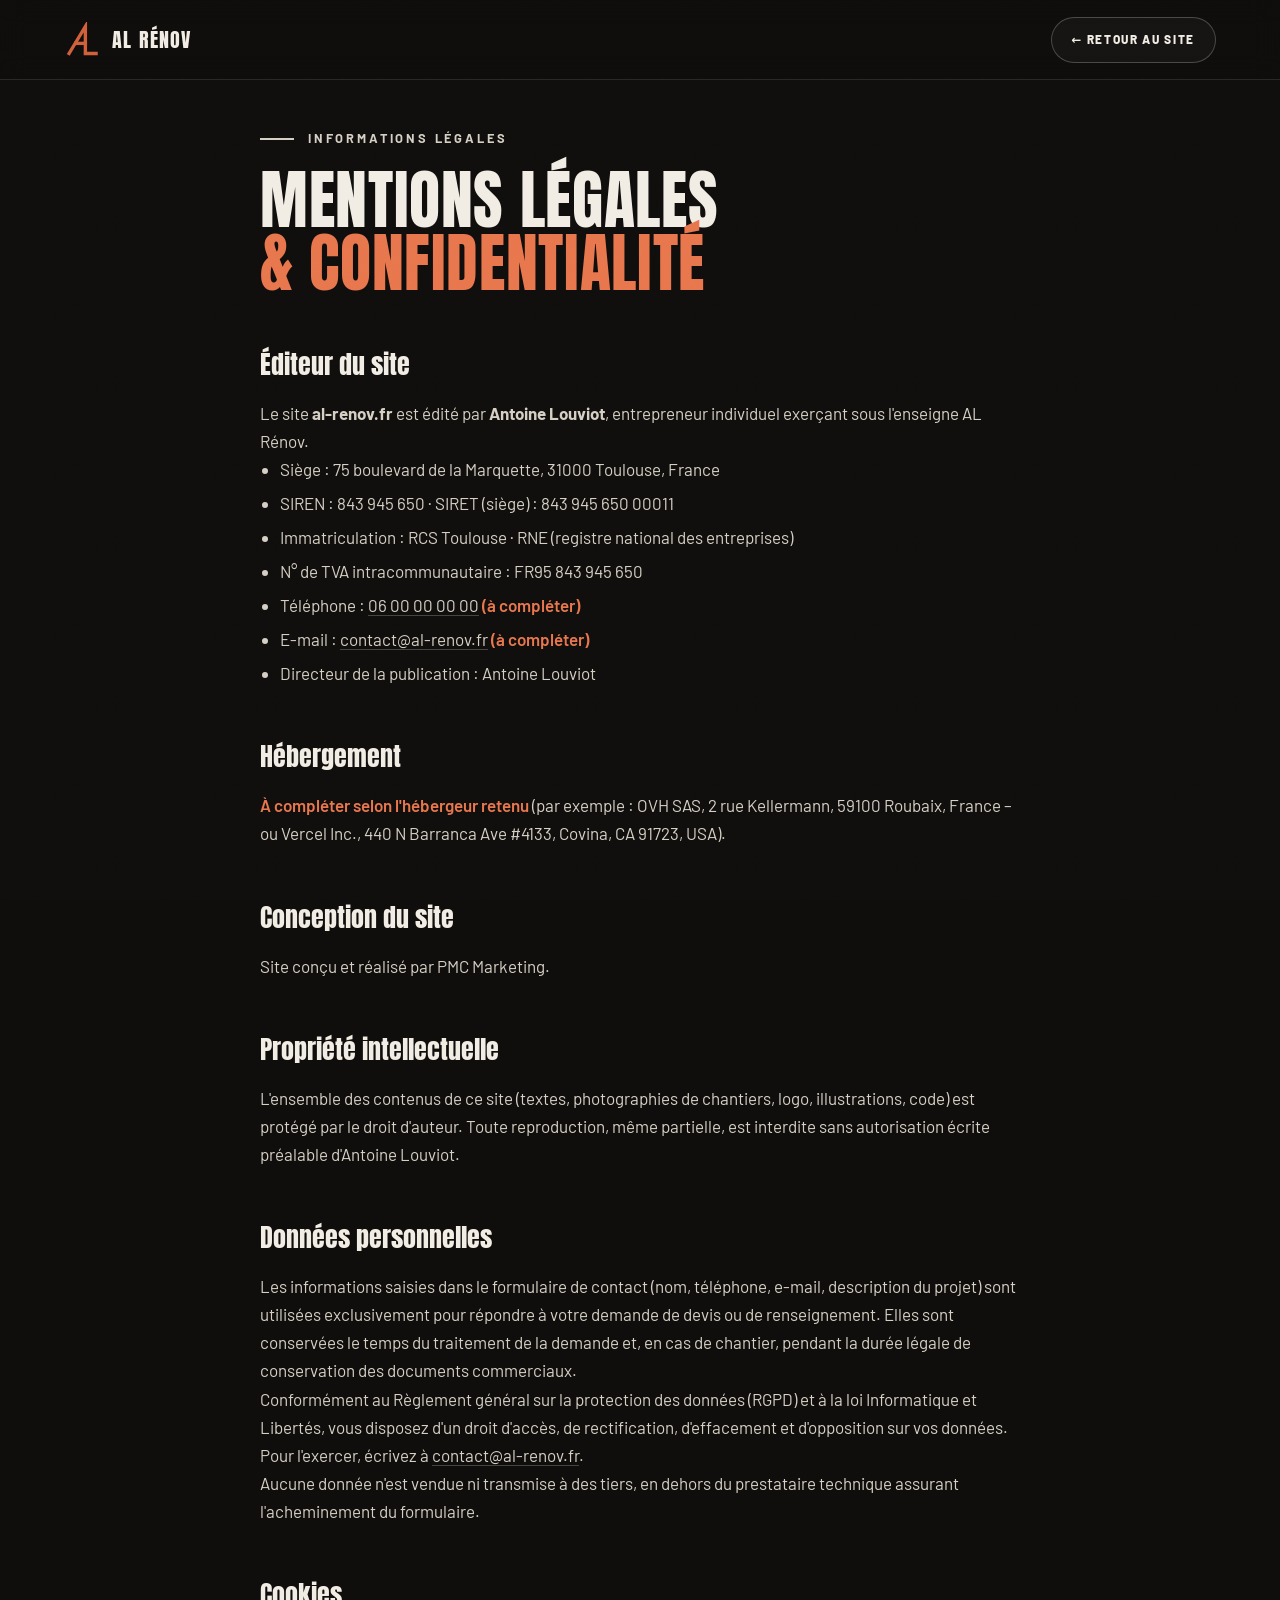
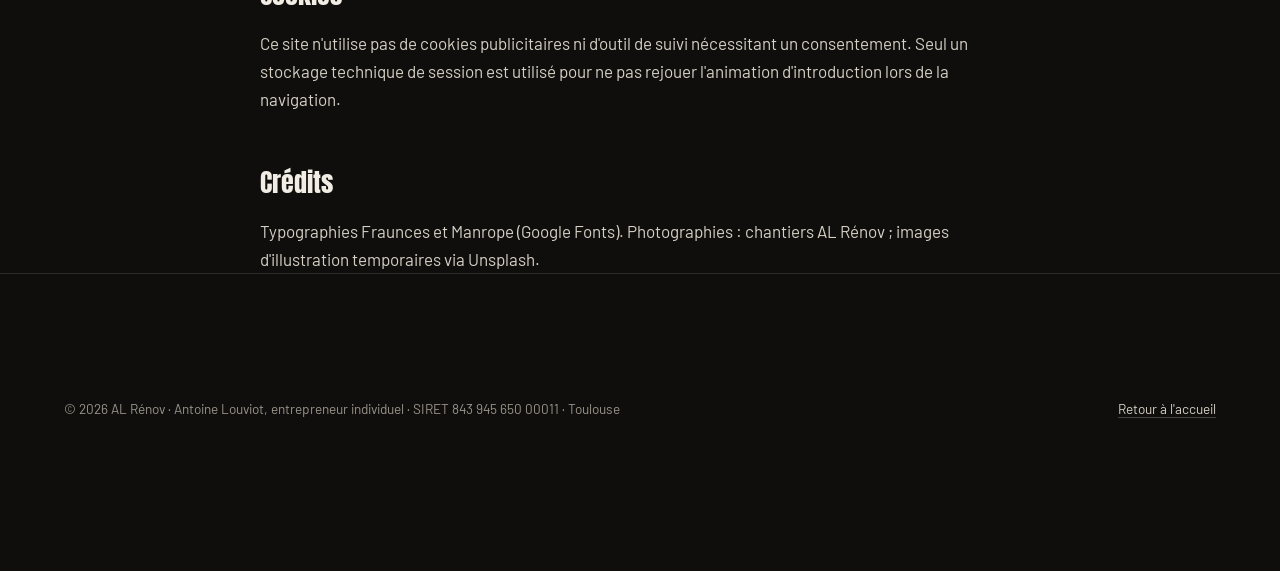
<file: mentions-legales.html>
<!DOCTYPE html>
<html lang="fr">
<head>
  <meta charset="utf-8">
  <meta name="viewport" content="width=device-width, initial-scale=1, viewport-fit=cover">
  <title>Mentions légales &amp; confidentialité · AL Rénov – Antoine Louviot, Toulouse</title>
  <meta name="description" content="Mentions légales, informations sur l'éditeur, l'hébergeur et la politique de confidentialité du site AL Rénov, artisan rénovation à Toulouse.">
  <link rel="canonical" href="https://www.al-renov.fr/mentions-legales">
  <meta name="robots" content="noindex,follow">
  <meta name="theme-color" content="#0f0e0c">
  <link rel="icon" href="assets/favicon.svg" type="image/svg+xml">
  <link rel="preconnect" href="https://fonts.googleapis.com">
  <link rel="preconnect" href="https://fonts.gstatic.com" crossorigin>
  <link rel="stylesheet" href="https://fonts.googleapis.com/css2?family=Anton&family=Barlow:wght@400;500;600;700;800&display=swap">
  <link rel="stylesheet" href="css/styles.css?v=5">
  <style>
    .legal { padding-top: calc(var(--nav-h) + 48px); }
    .legal__wrap { max-width: 760px; }
    .legal h2 { font-family: var(--font-display); font-weight: 500; font-size: 1.6rem; margin: 48px 0 14px; }
    .legal p, .legal li { color: var(--ink-2); }
    .legal ul { list-style: disc; padding-left: 20px; display: grid; gap: 6px; }
    .legal a { text-decoration: underline; text-underline-offset: 3px; text-decoration-color: var(--line-strong); }
    .legal a:hover { color: var(--accent-2); }
    .todo { color: var(--accent-2); font-weight: 600; }
  </style>
</head>
<body>
  <a class="skip" href="#contenu">Aller au contenu</a>
  <header class="nav is-scrolled">
    <div class="nav__inner">
      <a class="brand" href="/" aria-label="AL Rénov – accueil">
        <svg class="brand__mark" viewBox="0 0 64 64" fill="none" width="36" height="36" aria-hidden="true">
          <path d="M9 56 L38 8 V56 H57" stroke="currentColor" stroke-width="6" stroke-linejoin="miter" stroke-linecap="square"/>
          <path d="M21 38 H38" stroke="currentColor" stroke-width="6" stroke-linecap="square"/>
        </svg>
        <span class="brand__name">AL Rénov</span>
      </a>
      <div class="nav__actions">
        <a class="btn btn--ghost btn--sm" href="/">← Retour au site</a>
      </div>
    </div>
  </header>

  <main id="contenu" class="legal">
    <div class="container legal__wrap">
      <p class="eyebrow">Informations légales</p>
      <h1 class="section-title">Mentions légales <em>&amp; confidentialité</em></h1>

      <h2>Éditeur du site</h2>
      <p>Le site <strong>al-renov.fr</strong> est édité par <strong>Antoine Louviot</strong>, entrepreneur individuel exerçant sous l'enseigne AL Rénov.</p>
      <ul>
        <li>Siège : 75 boulevard de la Marquette, 31000 Toulouse, France</li>
        <li>SIREN : 843 945 650 · SIRET (siège) : 843 945 650 00011</li>
        <li>Immatriculation : RCS Toulouse · RNE (registre national des entreprises)</li>
        <li>N° de TVA intracommunautaire : FR95 843 945 650</li>
        <li>Téléphone : <a href="tel:+33600000000">06 00 00 00 00</a> <span class="todo">(à compléter)</span></li>
        <li>E-mail : <a href="mailto:contact@al-renov.fr">contact@al-renov.fr</a> <span class="todo">(à compléter)</span></li>
        <li>Directeur de la publication : Antoine Louviot</li>
      </ul>

      <h2>Hébergement</h2>
      <p><span class="todo">À compléter selon l'hébergeur retenu</span> (par exemple : OVH SAS, 2 rue Kellermann, 59100 Roubaix, France – ou Vercel Inc., 440 N Barranca Ave #4133, Covina, CA 91723, USA).</p>

      <h2>Conception du site</h2>
      <p>Site conçu et réalisé par PMC Marketing.</p>

      <h2>Propriété intellectuelle</h2>
      <p>L'ensemble des contenus de ce site (textes, photographies de chantiers, logo, illustrations, code) est protégé par le droit d'auteur. Toute reproduction, même partielle, est interdite sans autorisation écrite préalable d'Antoine Louviot.</p>

      <h2 id="donnees">Données personnelles</h2>
      <p>Les informations saisies dans le formulaire de contact (nom, téléphone, e-mail, description du projet) sont utilisées exclusivement pour répondre à votre demande de devis ou de renseignement. Elles sont conservées le temps du traitement de la demande et, en cas de chantier, pendant la durée légale de conservation des documents commerciaux.</p>
      <p>Conformément au Règlement général sur la protection des données (RGPD) et à la loi Informatique et Libertés, vous disposez d'un droit d'accès, de rectification, d'effacement et d'opposition sur vos données. Pour l'exercer, écrivez à <a href="mailto:contact@al-renov.fr">contact@al-renov.fr</a>.</p>
      <p>Aucune donnée n'est vendue ni transmise à des tiers, en dehors du prestataire technique assurant l'acheminement du formulaire.</p>

      <h2>Cookies</h2>
      <p>Ce site n'utilise pas de cookies publicitaires ni d'outil de suivi nécessitant un consentement. Seul un stockage technique de session est utilisé pour ne pas rejouer l'animation d'introduction lors de la navigation.</p>

      <h2>Crédits</h2>
      <p>Typographies Fraunces et Manrope (Google Fonts). Photographies : chantiers AL Rénov ; images d'illustration temporaires via Unsplash.</p>
    </div>
  </main>

  <footer class="footer">
    <div class="container">
      <div class="footer__bottom" style="margin-top:0;border-top:0">
        <p>© 2026 AL Rénov · Antoine Louviot, entrepreneur individuel · SIRET 843 945 650 00011 · Toulouse</p>
        <p><a href="/">Retour à l'accueil</a></p>
      </div>
    </div>
  </footer>
</body>
</html>
</file>
<file: css/styles.css>
/* =====================================================================
   AL Rénov — Antoine Louviot · Artisan rénovation Toulouse
   v2 : typo lourde (Anton + Barlow), héros avant/après, scroll horizontal,
   frise, carrousel d'avis. Design tokens, sections, responsive, motion.
   ===================================================================== */

:root {
  --bg: #0f0e0c;
  --bg-2: #15130f;
  --bg-3: #1c1915;
  --ink: #f2ede4;
  --ink-2: #d5cfc4;
  --muted: #9a938a;
  --line: rgba(242, 237, 228, 0.12);
  --line-strong: rgba(242, 237, 228, 0.24);

  --accent: #d0603a;
  --accent-2: #e8764d;
  --accent-soft: rgba(208, 96, 58, 0.16);
  --accent-ink: #fff4ec;

  --paper: #f1ece3;
  --paper-2: #e7e0d3;
  --paper-3: #fbf9f5;
  --ink-dark: #15130f;
  --ink-dark-2: #3d3833;
  --muted-dark: #6a635a;
  --line-dark: rgba(21, 19, 15, 0.12);

  --font-display: "Anton", "Arial Narrow", Impact, sans-serif;
  --font-body: "Barlow", system-ui, -apple-system, "Segoe UI", sans-serif;

  --nav-h: 80px;
  --gutter: clamp(20px, 5vw, 72px);
  --max: 1360px;
  --radius: 20px;
  --radius-sm: 12px;

  --ease-out: cubic-bezier(0.16, 1, 0.3, 1);
  --ease-in-out: cubic-bezier(0.65, 0, 0.35, 1);
}

/* ---------- Reset ---------- */
*, *::before, *::after { box-sizing: border-box; }
html { -webkit-text-size-adjust: 100%; text-size-adjust: 100%; scroll-behavior: auto; }
html.lenis, html.lenis body { height: auto; }
.lenis.lenis-smooth { scroll-behavior: auto !important; }
.lenis.lenis-stopped { overflow: hidden; }
body {
  margin: 0; background: var(--bg); color: var(--ink);
  font-family: var(--font-body); font-size: 1.0625rem; line-height: 1.65;
  -webkit-font-smoothing: antialiased; -moz-osx-font-smoothing: grayscale;
  overflow-x: clip; text-rendering: optimizeLegibility;
}
img, svg, video { display: block; max-width: 100%; }
img { height: auto; }
a { color: inherit; text-decoration: none; }
button { font: inherit; color: inherit; background: none; border: 0; cursor: pointer; }
ul, ol { margin: 0; padding: 0; list-style: none; }
h1, h2, h3, h4, p, figure, blockquote, address { margin: 0; }
address { font-style: normal; }
input, textarea, select { font: inherit; color: inherit; }
::selection { background: var(--accent); color: var(--accent-ink); }
:focus-visible { outline: 2px solid var(--accent-2); outline-offset: 3px; border-radius: 4px; }
strong { font-weight: 700; }

.visually-hidden { position: absolute !important; width: 1px; height: 1px; padding: 0; margin: -1px; overflow: hidden; clip: rect(0 0 0 0); white-space: nowrap; border: 0; }
.skip { position: fixed; top: 12px; left: 12px; z-index: 10001; padding: 10px 14px; background: var(--accent); color: var(--accent-ink); border-radius: 8px; transform: translateY(-200%); transition: transform 0.2s; }
.skip:focus { transform: none; }

/* grain overlay */
body::after {
  content: ""; position: fixed; inset: 0; z-index: 9990; pointer-events: none; opacity: 0.05; mix-blend-mode: overlay;
  background-image: url("data:image/svg+xml,%3Csvg xmlns='http://www.w3.org/2000/svg' width='160' height='160'%3E%3Cfilter id='n'%3E%3CfeTurbulence type='fractalNoise' baseFrequency='.9' numOctaves='2' stitchTiles='stitch'/%3E%3C/filter%3E%3Crect width='100%25' height='100%25' filter='url(%23n)'/%3E%3C/svg%3E");
}

.container { width: min(100% - 2 * var(--gutter), var(--max)); margin-inline: auto; }

/* ---------- Typography ---------- */
.eyebrow {
  font-size: 0.8rem; font-weight: 700; letter-spacing: 0.22em; text-transform: uppercase;
  color: var(--accent-2); margin-bottom: 20px; display: flex; align-items: center; gap: 14px;
}
.light .eyebrow { color: var(--accent); }
.eyebrow::before { content: ""; width: 34px; height: 2px; background: currentColor; }
.section-title {
  font-family: var(--font-display); font-weight: 400; text-transform: uppercase;
  font-size: clamp(2.4rem, 5vw, 4.4rem); line-height: 0.98; letter-spacing: 0.01em;
  max-width: 17ch; text-wrap: balance;
}
.section-title em { font-style: normal; color: var(--accent-2); }
.light .section-title em { color: var(--accent); }
.section-lead { color: var(--muted); max-width: 54ch; margin-top: 22px; font-size: 1.08rem; }
.light .section-lead { color: var(--muted-dark); }
.section-head { margin-bottom: clamp(44px, 6vw, 76px); }
.section-head--row { display: flex; align-items: flex-end; justify-content: space-between; gap: 32px 64px; flex-wrap: wrap; }
.section-head--row .section-lead { margin-top: 0; max-width: 44ch; padding-bottom: 6px; }

section { position: relative; padding: clamp(84px, 11vw, 150px) 0; }
.light { background: var(--paper); color: var(--ink-dark); }

.tags { display: flex; flex-wrap: wrap; gap: 6px; margin-top: 8px; }
.tags li { font-size: 0.72rem; font-weight: 700; letter-spacing: 0.08em; text-transform: uppercase; padding: 7px 11px; border-radius: 999px; border: 1px solid var(--line-strong); color: var(--ink); }
.light .tags li { border-color: rgba(21,19,15,0.18); color: var(--ink-dark-2); }

/* ---------- Buttons ---------- */
.btn {
  --btn-bg: transparent; --btn-fg: var(--ink); --btn-bd: var(--line-strong);
  position: relative; display: inline-flex; align-items: center; justify-content: center; gap: 12px;
  min-height: 54px; padding: 0 28px; border-radius: 999px;
  background: var(--btn-bg); color: var(--btn-fg); border: 1.5px solid var(--btn-bd);
  font-weight: 800; font-size: 0.82rem; letter-spacing: 0.14em; text-transform: uppercase; white-space: nowrap;
  cursor: pointer; overflow: hidden; isolation: isolate; touch-action: manipulation;
  transition: color 0.35s var(--ease-out), border-color 0.35s, transform 0.35s var(--ease-out), background-color 0.35s;
}
.btn::before { content: ""; position: absolute; inset: -1px; z-index: -1; border-radius: inherit; background: var(--accent-2); transform: translateY(101%); transition: transform 0.5s var(--ease-out); }
.btn:hover::before, .btn:focus-visible::before { transform: translateY(0); }
.btn:hover { color: var(--accent-ink); border-color: transparent; }
.btn svg { transition: transform 0.4s var(--ease-out); flex: none; }
.btn:hover svg { transform: translateX(4px); }
.btn--primary { --btn-bg: var(--accent); --btn-fg: var(--accent-ink); --btn-bd: transparent; }
.btn--ghost { --btn-bg: rgba(255,255,255,0.03); }
.light .btn--ghost { --btn-fg: var(--ink-dark); --btn-bd: rgba(21,19,15,0.3); --btn-bg: transparent; }
.btn--sm { min-height: 46px; padding: 0 20px; font-size: 0.74rem; }
.btn--lg { min-height: 62px; padding: 0 34px; font-size: 0.86rem; }

/* ---------- Loader ---------- */
.loader { position: fixed; inset: 0; z-index: 10000; background: var(--bg); color: var(--accent); display: grid; place-items: center; }
.loader__mark { display: flex; flex-direction: column; align-items: center; gap: 18px; }
.loader__text { font-family: var(--font-display); text-transform: uppercase; font-size: 1.4rem; letter-spacing: 0.08em; color: var(--ink); opacity: 0; animation: fadeIn 0.6s 0.7s var(--ease-out) forwards; }
.loader__stroke { stroke-dasharray: 160; stroke-dashoffset: 160; animation: draw 1s var(--ease-in-out) forwards; }
.loader__stroke--bar { stroke-dasharray: 20; stroke-dashoffset: 20; animation-delay: 0.6s; animation-duration: 0.4s; }
.loader__bar { position: absolute; left: 0; right: 0; bottom: 0; height: 3px; background: rgba(255,255,255,0.06); }
.loader__bar span { display: block; height: 100%; width: 0; background: var(--accent); animation: bar 1.3s var(--ease-in-out) forwards; }
@keyframes draw { to { stroke-dashoffset: 0; } }
@keyframes bar { to { width: 100%; } }
@keyframes fadeIn { to { opacity: 1; } }
.loader.is-done { display: none; }

/* ---------- Nav ---------- */
.nav { position: fixed; top: 0; left: 0; right: 0; z-index: 900; height: var(--nav-h); border-bottom: 1px solid transparent; transition: transform 0.5s var(--ease-out), background-color 0.4s, border-color 0.4s; }
.nav.is-scrolled { background: rgba(15, 14, 12, 0.78); backdrop-filter: blur(14px); -webkit-backdrop-filter: blur(14px); border-color: var(--line); }
.nav.is-hidden { transform: translateY(-100%); }
.nav__inner { width: min(100% - 2 * var(--gutter), var(--max)); margin-inline: auto; height: 100%; display: flex; align-items: center; justify-content: space-between; gap: 24px; }
.brand { display: inline-flex; align-items: center; gap: 12px; color: var(--ink); }
.brand__mark { color: var(--accent); flex: none; }
.brand__name { font-family: var(--font-display); text-transform: uppercase; font-size: 1.25rem; letter-spacing: 0.06em; line-height: 1; }
.brand--lg .brand__name { display: flex; flex-direction: column; gap: 8px; font-size: 1.7rem; }
.brand--lg small { font-family: var(--font-body); text-transform: none; font-size: 0.82rem; font-weight: 500; color: var(--muted); letter-spacing: 0.04em; }
.nav__links { display: flex; gap: 4px; }
.nav__links a { position: relative; padding: 10px 14px; font-size: 0.78rem; font-weight: 700; letter-spacing: 0.14em; text-transform: uppercase; color: var(--ink-2); transition: color 0.3s; }
.nav__links a::after { content: ""; position: absolute; left: 14px; right: 14px; bottom: 5px; height: 2px; background: var(--accent-2); transform: scaleX(0); transform-origin: right; transition: transform 0.4s var(--ease-out); }
.nav__links a:hover, .nav__links a.is-active { color: var(--ink); }
.nav__links a:hover::after, .nav__links a.is-active::after { transform: scaleX(1); transform-origin: left; }
.nav__actions { display: flex; align-items: center; gap: 10px; }
.nav__phone span { font-weight: 800; letter-spacing: 0.06em; }
.burger { display: none; width: 48px; height: 48px; border-radius: 50%; border: 1.5px solid var(--line-strong); position: relative; }
.burger span { position: absolute; left: 15px; right: 15px; height: 2px; background: var(--ink); transition: transform 0.4s var(--ease-out), top 0.4s var(--ease-out); }
.burger span:first-child { top: 18px; } .burger span:last-child { top: 27px; }
.burger[aria-expanded="true"] span:first-child { top: 23px; transform: rotate(45deg); }
.burger[aria-expanded="true"] span:last-child { top: 23px; transform: rotate(-45deg); }

/* ---------- Mobile menu ---------- */
.menu { position: fixed; inset: 0; z-index: 890; background: var(--bg-2); color: var(--ink); clip-path: circle(0 at calc(100% - 44px) 40px); transition: clip-path 0.7s var(--ease-in-out); visibility: hidden; }
.menu.is-open { clip-path: circle(160% at calc(100% - 44px) 40px); visibility: visible; }
.menu__inner { height: 100%; padding: calc(var(--nav-h) + 24px) var(--gutter) 40px; display: flex; flex-direction: column; justify-content: space-between; overflow: auto; }
.menu__links { display: flex; flex-direction: column; gap: 4px; }
.menu__links a { font-family: var(--font-display); text-transform: uppercase; font-size: clamp(2.2rem, 10vw, 3.4rem); letter-spacing: 0.02em; line-height: 1.1; display: flex; align-items: baseline; gap: 16px; padding: 8px 0; border-bottom: 1px solid var(--line); opacity: 0; transform: translateY(20px); transition: opacity 0.5s var(--ease-out), transform 0.5s var(--ease-out); }
.menu__links a span { font-family: var(--font-body); font-size: 0.8rem; font-weight: 700; color: var(--accent-2); letter-spacing: 0.1em; }
.menu.is-open .menu__links a { opacity: 1; transform: none; }
.menu.is-open .menu__links a:nth-child(1) { transition-delay: 0.25s; } .menu.is-open .menu__links a:nth-child(2) { transition-delay: 0.3s; }
.menu.is-open .menu__links a:nth-child(3) { transition-delay: 0.35s; } .menu.is-open .menu__links a:nth-child(4) { transition-delay: 0.4s; }
.menu.is-open .menu__links a:nth-child(5) { transition-delay: 0.45s; }
.menu__foot { display: flex; flex-direction: column; gap: 14px; padding-top: 32px; }
.menu__foot .btn { align-self: flex-start; }
.menu__line { color: var(--ink-2); font-size: 1rem; font-weight: 500; }

/* =====================================================================
   HERO
   ===================================================================== */
.hero { padding: calc(var(--nav-h) + clamp(40px, 6vw, 80px)) 0 0; min-height: 100svh; display: flex; flex-direction: column; justify-content: space-between; overflow: hidden; isolation: isolate; }
.hero__bg { position: absolute; inset: 0; width: 100%; height: 100%; object-fit: cover; z-index: -3; filter: saturate(0.7); }
.hero__veil { position: absolute; inset: 0; z-index: -2; background: linear-gradient(90deg, rgba(15,14,12,0.96) 0%, rgba(15,14,12,0.9) 45%, rgba(15,14,12,0.78) 100%), linear-gradient(180deg, rgba(15,14,12,0.6) 0%, rgba(15,14,12,0.2) 40%, var(--bg) 100%); }
.hero__plan { position: absolute; inset: 0; width: 100%; height: 100%; z-index: -1; pointer-events: none; }
.hero__plan .plan__ink { color: rgba(242,237,228,0.16); }
.hero__plan .plan__accent { color: rgba(232,118,77,0.55); }
.hero__inner { display: grid; grid-template-columns: minmax(0, 1.18fr) minmax(0, 0.82fr); align-items: center; gap: clamp(28px, 5vw, 72px); }
.hero__title { display: flex; flex-direction: column; gap: 24px; }
.hero__kicker { display: flex; align-items: center; gap: 14px; flex-wrap: wrap; font-family: var(--font-body); font-size: 0.8rem; font-weight: 700; letter-spacing: 0.22em; text-transform: uppercase; color: var(--accent-2); }
.hero__kicker::before { content: ""; width: 34px; height: 2px; background: currentColor; }
.hero__display { display: block; font-family: var(--font-display); text-transform: uppercase; font-size: clamp(3rem, 5.7vw, 5.6rem); line-height: 0.96; letter-spacing: 0.01em; }
.hero__display .line { display: block; overflow: hidden; padding-bottom: 0.06em; margin-bottom: -0.06em; }
.hero__display .line__in { display: block; }
.hero__display em { font-style: normal; color: var(--accent-2); }
.hero__lead { margin-top: 30px; max-width: 52ch; color: var(--ink-2); font-size: 1.12rem; line-height: 1.7; }
.hero__lead strong { color: var(--ink); }
.hero__cta { display: flex; flex-wrap: wrap; gap: 12px; margin-top: 36px; }
.hero__trust { display: flex; align-items: center; gap: 12px; margin-top: 26px; color: var(--muted); font-size: 0.95rem; }
.hero__trust strong { color: var(--ink); }
.hero__trust-dots { display: inline-flex; gap: 4px; }
.hero__trust-dots i { width: 8px; height: 8px; border-radius: 50%; background: var(--accent); }
.hero__trust-dots i:nth-child(2) { opacity: 0.7; } .hero__trust-dots i:nth-child(3) { opacity: 0.4; }

.hero__visual { position: relative; perspective: 1400px; }
.hero__visual .ba { transform: rotateY(-7deg) rotateX(3deg); transform-origin: left center; transition: transform 1.2s var(--ease-out); }
.hero__visual:hover .ba { transform: rotateY(-3deg) rotateX(1deg); }
.hero__pill { position: absolute; left: 24px; bottom: -22px; display: inline-flex; align-items: center; gap: 10px; padding: 12px 18px; border-radius: 999px; background: rgba(15,14,12,0.85); border: 1px solid var(--line-strong); backdrop-filter: blur(10px); -webkit-backdrop-filter: blur(10px); font-size: 0.74rem; font-weight: 700; letter-spacing: 0.14em; text-transform: uppercase; color: var(--ink); white-space: nowrap; }
.hero__pill i { width: 8px; height: 8px; border-radius: 50%; background: var(--accent-2); box-shadow: 0 0 0 4px var(--accent-soft); animation: blink 2s infinite; }
@keyframes blink { 50% { opacity: 0.35; } }

.hero__stats { display: grid; grid-template-columns: repeat(4, 1fr); border-top: 1px solid var(--line); margin-top: clamp(56px, 8vw, 96px); padding: 0; }
.stat { display: flex; flex-direction: column; gap: 8px; padding: 30px 28px 34px 0; border-right: 1px solid var(--line); margin-right: 28px; }
.stat:last-child { border-right: 0; margin-right: 0; }
.stat__num { font-family: var(--font-display); font-size: clamp(2.6rem, 4.6vw, 4.2rem); line-height: 1; letter-spacing: 0.01em; font-variant-numeric: tabular-nums; }
.stat__num small { font-size: 0.5em; color: var(--accent-2); margin-left: 2px; vertical-align: top; position: relative; top: 0.12em; }
.stat__label { color: var(--muted); font-size: 0.95rem; font-weight: 500; max-width: 22ch; }

/* ---------- Before / after ---------- */
.ba__frame { position: relative; border-radius: var(--radius); overflow: hidden; aspect-ratio: 4 / 3; background: var(--bg-3); isolation: isolate; user-select: none; -webkit-user-select: none; box-shadow: 0 40px 80px -30px rgba(0,0,0,0.8), 0 0 0 1px var(--line); }
.ba__frame img { position: absolute; inset: 0; width: 100%; height: 100%; object-fit: cover; }
.ba__before { position: absolute; inset: 0; clip-path: inset(0 50% 0 0); will-change: clip-path; }
.ba__before img { filter: grayscale(0.85) sepia(0.4) brightness(0.55) contrast(0.92) saturate(0.7); }
.ba__grime { position: absolute; inset: 0; opacity: 0.55; mix-blend-mode: multiply;
  background: radial-gradient(40% 30% at 20% 20%, rgba(60,40,20,0.5), transparent 70%), radial-gradient(50% 40% at 80% 70%, rgba(40,30,20,0.6), transparent 70%),
    url("data:image/svg+xml,%3Csvg xmlns='http://www.w3.org/2000/svg' width='200' height='200'%3E%3Cfilter id='n'%3E%3CfeTurbulence type='fractalNoise' baseFrequency='.55' numOctaves='3' stitchTiles='stitch'/%3E%3C/filter%3E%3Crect width='100%25' height='100%25' filter='url(%23n)' opacity='.6'/%3E%3C/svg%3E"); }
.ba__handle { position: absolute; top: 0; bottom: 0; left: 50%; width: 2px; background: rgba(255,255,255,0.9); transform: translateX(-50%); pointer-events: none; box-shadow: 0 0 20px rgba(0,0,0,0.4); }
.ba__knob { position: absolute; top: 50%; left: 50%; width: 56px; height: 56px; border-radius: 50%; background: var(--accent); color: var(--accent-ink); display: grid; place-items: center; transform: translate(-50%, -50%); box-shadow: 0 10px 30px rgba(0,0,0,0.45); }
.ba__range { position: absolute; inset: 0; width: 100%; height: 100%; margin: 0; opacity: 0; cursor: ew-resize; -webkit-appearance: none; appearance: none; touch-action: pan-y; z-index: 2; }
.ba__range::-webkit-slider-thumb { -webkit-appearance: none; width: 80px; height: 100%; }
.ba__range::-moz-range-thumb { width: 80px; height: 100%; border: 0; }
.ba__label { position: absolute; top: 16px; padding: 8px 12px; border-radius: 999px; font-size: 0.7rem; font-weight: 800; letter-spacing: 0.16em; text-transform: uppercase; background: rgba(15,14,12,0.65); backdrop-filter: blur(8px); -webkit-backdrop-filter: blur(8px); color: var(--ink); pointer-events: none; }
.ba__label--before { left: 16px; } .ba__label--after { right: 16px; background: var(--accent); color: var(--accent-ink); }

/* =====================================================================
   INTRO
   ===================================================================== */
.intro { padding-top: clamp(70px, 9vw, 120px); }
.intro__grid { display: grid; grid-template-columns: minmax(0, 0.28fr) minmax(0, 0.72fr); gap: 32px; align-items: start; }
.intro__statement { font-family: var(--font-body); font-weight: 600; font-size: clamp(1.45rem, 2.7vw, 2.2rem); line-height: 1.35; letter-spacing: -0.01em; max-width: 34ch; text-wrap: pretty; }
.intro__statement .w { display: inline-block; opacity: 0.16; }

/* =====================================================================
   SERVICES — cards with visuals
   ===================================================================== */
.grid-services { display: grid; grid-template-columns: repeat(3, 1fr); gap: 18px; }
.job { position: relative; display: flex; flex-direction: column; border-radius: var(--radius); overflow: hidden; background: var(--paper-3); border: 1px solid var(--line-dark); transition: transform 0.5s var(--ease-out), box-shadow 0.5s var(--ease-out); }
.job:hover { transform: translateY(-6px); box-shadow: 0 30px 60px -30px rgba(21, 19, 15, 0.4); }
.job__media { position: relative; aspect-ratio: 3 / 2; overflow: hidden; background: var(--paper-2); }
.job__media img { width: 100%; height: 100%; object-fit: cover; transition: transform 1.1s var(--ease-out); }
.job:hover .job__media img { transform: scale(1.05); }
.job__media::after { content: ""; position: absolute; inset: 0; background: linear-gradient(180deg, rgba(15,14,12,0) 55%, rgba(15,14,12,0.35) 100%); pointer-events: none; }
.job__num { position: absolute; top: 14px; left: 14px; z-index: 1; font-family: var(--font-display); font-size: 1rem; letter-spacing: 0.06em; color: var(--ink); background: rgba(15,14,12,0.75); padding: 6px 10px; border-radius: 8px; backdrop-filter: blur(6px); -webkit-backdrop-filter: blur(6px); }
.job__body { display: flex; flex-direction: column; gap: 12px; padding: 24px 26px 28px; flex: 1; }
.job h3 { font-family: var(--font-display); text-transform: uppercase; font-weight: 400; font-size: 1.45rem; line-height: 1.05; letter-spacing: 0.02em; }
.job p { color: var(--muted-dark); font-size: 0.98rem; flex: 1; }
.job--feature { grid-column: span 2; flex-direction: row; }
.job--feature .job__media { flex: 0 0 56%; aspect-ratio: auto; min-height: 340px; }
.job--feature .job__body { justify-content: flex-end; padding: 30px 32px; }
.job--feature h3 { font-size: 2rem; }

/* =====================================================================
   WORKS — horizontal scroll
   ===================================================================== */
.works { padding: 0; background: var(--bg); }
.works__pin { min-height: 100svh; display: flex; flex-direction: column; justify-content: center; padding: clamp(84px, 10vw, 120px) 0 clamp(48px, 6vw, 80px); overflow: hidden; }
.works__head { display: flex; align-items: flex-end; justify-content: space-between; gap: 32px; flex-wrap: wrap; margin-bottom: clamp(32px, 4vw, 56px); }
.works__meta { display: flex; align-items: center; gap: 18px; padding-bottom: 8px; }
.works__count { font-family: var(--font-display); font-size: 1.4rem; letter-spacing: 0.06em; color: var(--muted); }
.works__count b { font-weight: 400; color: var(--ink); }
.works__progress { width: 180px; height: 2px; background: var(--line); overflow: hidden; border-radius: 2px; }
.works__progress span { display: block; height: 100%; width: 100%; background: var(--accent); transform: scaleX(0); transform-origin: left; }
.works__hint { font-size: 0.72rem; font-weight: 700; letter-spacing: 0.16em; text-transform: uppercase; color: var(--muted); }
.works__track { display: flex; gap: 22px; padding-left: max(var(--gutter), calc((100vw - var(--max)) / 2)); padding-right: var(--gutter); will-change: transform; width: max-content; }
.work { position: relative; flex: 0 0 auto; width: min(62vw, 780px); aspect-ratio: 16 / 10; border-radius: var(--radius); overflow: hidden; background: var(--bg-3); isolation: isolate; }
.work img { position: absolute; inset: 0; width: 100%; height: 100%; object-fit: cover; transition: transform 1.2s var(--ease-out); }
.work:hover img { transform: scale(1.04); }
.work__body { position: absolute; left: 0; right: 0; bottom: 0; padding: clamp(20px, 3vw, 36px); background: linear-gradient(180deg, transparent, rgba(15,14,12,0.9) 65%); display: grid; gap: 10px; }
.work__index { font-family: var(--font-display); font-size: 1rem; letter-spacing: 0.1em; color: var(--accent-2); }
.work h3 { font-family: var(--font-display); text-transform: uppercase; font-weight: 400; font-size: clamp(1.4rem, 2.4vw, 2.2rem); line-height: 1; letter-spacing: 0.02em; max-width: 22ch; }
.work p { color: var(--ink-2); max-width: 56ch; font-size: 0.97rem; }
.work--cta { width: min(40vw, 420px); display: flex; flex-direction: column; justify-content: center; align-items: flex-start; gap: 18px; padding: 36px; background: var(--accent); color: var(--accent-ink); font-family: var(--font-display); text-transform: uppercase; font-size: 1.8rem; line-height: 1.05; letter-spacing: 0.02em; transition: background-color 0.4s; }
.work--cta:hover { background: var(--accent-2); }
.work__arrow { font-size: 2.6rem; margin-top: auto; transition: transform 0.4s var(--ease-out); }
.work--cta:hover .work__arrow { transform: translateX(10px); }

/* =====================================================================
   PROCESS — frise horizontale
   ===================================================================== */
.frise { --p: 0; position: relative; padding-top: 34px; }
.frise__bar { position: absolute; left: 0; right: 0; top: 34px; height: 3px; background: rgba(21,19,15,0.14); border-radius: 3px; overflow: hidden; }
.frise__fill { position: absolute; inset: 0; background: var(--accent); transform: scaleX(var(--p)); transform-origin: left; }
.frise__steps { display: grid; grid-template-columns: repeat(4, 1fr); gap: clamp(20px, 3vw, 44px); }
.frise__step { position: relative; padding-top: 34px; }
.frise__dot { position: absolute; top: -8px; left: 0; width: 18px; height: 18px; border-radius: 50%; background: var(--paper); border: 3px solid rgba(21,19,15,0.25); transform: translateY(-50%); transition: background-color 0.4s, border-color 0.4s, box-shadow 0.4s, transform 0.4s var(--ease-out); }
.frise__step.is-active .frise__dot { background: var(--accent); border-color: var(--accent); box-shadow: 0 0 0 8px rgba(208,96,58,0.16); transform: translateY(-50%) scale(1.15); }
.frise__num { display: block; font-family: var(--font-display); font-size: 2.6rem; line-height: 1; letter-spacing: 0.02em; color: rgba(21,19,15,0.18); transition: color 0.4s; margin-bottom: 14px; }
.frise__step.is-active .frise__num { color: var(--accent); }
.frise__step h3 { font-family: var(--font-display); text-transform: uppercase; font-weight: 400; font-size: 1.45rem; line-height: 1.05; letter-spacing: 0.02em; margin-bottom: 12px; }
.frise__step p { color: var(--muted-dark); font-size: 0.98rem; }

/* =====================================================================
   REVIEWS — carousel
   ===================================================================== */
.reviews { background: var(--bg-2); }
.reviews__nav { display: flex; align-items: center; gap: 12px; padding-bottom: 8px; }
.reviews__btn { width: 54px; height: 54px; border-radius: 50%; border: 1.5px solid var(--line-strong); display: grid; place-items: center; color: var(--ink); transition: background-color 0.3s, border-color 0.3s, color 0.3s, transform 0.3s var(--ease-out); }
.reviews__btn:hover { background: var(--accent); border-color: var(--accent); color: var(--accent-ink); }
.reviews__btn:active { transform: scale(0.94); }
.reviews__btn[disabled] { opacity: 0.35; pointer-events: none; }
.reviews__count { font-family: var(--font-display); font-size: 1.3rem; letter-spacing: 0.06em; color: var(--muted); padding: 0 8px; }
.reviews__count b { font-weight: 400; color: var(--ink); }
.reviews__viewport { overflow-x: auto; overflow-y: hidden; scroll-snap-type: x mandatory; scrollbar-width: none; -ms-overflow-style: none; -webkit-overflow-scrolling: touch; margin: 0 calc(-1 * var(--gutter)); padding: 0 var(--gutter); }
.reviews__viewport::-webkit-scrollbar { display: none; }
.reviews__track { display: flex; gap: 18px; }
.review { flex: 0 0 min(100%, 640px); scroll-snap-align: start; display: flex; flex-direction: column; gap: 22px; padding: clamp(26px, 3vw, 40px); border-radius: var(--radius); border: 1px solid var(--line); background: linear-gradient(180deg, rgba(255,255,255,0.03), rgba(255,255,255,0.01)); min-height: 300px; }
.review blockquote { font-size: clamp(1.1rem, 1.6vw, 1.35rem); line-height: 1.55; font-weight: 500; color: var(--ink); flex: 1; }
.review--placeholder blockquote { color: var(--muted); font-style: italic; }
.review__stars { display: flex; gap: 4px; }
.review__stars i { width: 18px; height: 18px; background: var(--accent-2); clip-path: polygon(50% 0%, 61% 35%, 98% 35%, 68% 57%, 79% 91%, 50% 70%, 21% 91%, 32% 57%, 2% 35%, 39% 35%); }
.review__author { display: flex; align-items: center; gap: 14px; color: var(--muted); font-size: 0.92rem; }
.review__author strong { color: var(--ink); font-weight: 700; }
.review__avatar { width: 48px; height: 48px; border-radius: 50%; background: var(--accent-soft); color: var(--accent-2); display: grid; place-items: center; font-weight: 800; font-size: 0.85rem; letter-spacing: 0.05em; flex: none; }

/* =====================================================================
   PROMISE
   ===================================================================== */
.promise__grid { display: grid; grid-template-columns: repeat(4, 1fr); gap: 16px; }
.promise__item { padding: 28px; border: 1px solid var(--line); border-radius: var(--radius); display: flex; flex-direction: column; gap: 14px; background: linear-gradient(180deg, rgba(255,255,255,0.025), transparent); transition: border-color 0.4s, transform 0.5s var(--ease-out); }
.promise__item:hover { border-color: var(--line-strong); transform: translateY(-4px); }
.promise__item .icon { width: 40px; height: 40px; color: var(--accent-2); }
.promise__item h3 { font-family: var(--font-display); text-transform: uppercase; font-weight: 400; font-size: 1.4rem; line-height: 1.05; letter-spacing: 0.02em; }
.promise__item p { color: var(--muted); font-size: 0.95rem; }
.draw-icon path, .draw-icon rect, .draw-icon circle { stroke-dasharray: 1; stroke-dashoffset: 1; }

/* =====================================================================
   ZONE — radar
   ===================================================================== */
.zone { background: var(--bg); overflow: hidden; padding-top: clamp(32px, 4vw, 56px); }
.zone__grid { display: grid; grid-template-columns: minmax(0, 1fr) minmax(0, 1fr); gap: clamp(32px, 6vw, 96px); align-items: center; }
.zone__list { display: flex; flex-wrap: wrap; gap: 8px; margin-top: 30px; }
.zone__list li { font-size: 0.78rem; font-weight: 700; letter-spacing: 0.06em; text-transform: uppercase; padding: 9px 13px; border-radius: 999px; border: 1px solid var(--line); color: var(--ink-2); }
.zone__list li:first-child { background: var(--accent); border-color: transparent; color: var(--accent-ink); }
.radar { position: relative; color: var(--ink); }
.radar__svg { width: 100%; height: auto; }
.radar__sweep { opacity: 0.9; }
.radar__pulse { fill: none; stroke: var(--accent); stroke-width: 1.5; transform-origin: 0 0; animation: pulse 3s ease-out infinite; }
.radar__pulse--2 { animation-delay: 1.5s; }
@keyframes pulse { 0% { transform: scale(0.6); opacity: 0.9; } 100% { transform: scale(5); opacity: 0; } }
.radar .dot { transform-box: fill-box; transform-origin: center; }
.radar .dot circle { fill: var(--ink); }
.radar .dot text { fill: var(--ink-2); }

/* =====================================================================
   FAQ
   ===================================================================== */
.faq__grid { display: grid; grid-template-columns: minmax(0, 0.9fr) minmax(0, 1.1fr); gap: clamp(32px, 6vw, 96px); align-items: start; }
.faq .section-head { margin-bottom: 0; position: sticky; top: calc(var(--nav-h) + 24px); }
.faq__item { border-top: 1px solid var(--line-dark); }
.faq__item:last-child { border-bottom: 1px solid var(--line-dark); }
.faq__item summary { list-style: none; cursor: pointer; display: flex; align-items: center; justify-content: space-between; gap: 20px; padding: 22px 0; font-weight: 700; font-size: 1.15rem; line-height: 1.3; }
.faq__item summary::-webkit-details-marker { display: none; }
.faq__plus { position: relative; flex: none; width: 36px; height: 36px; border-radius: 50%; border: 1.5px solid rgba(21,19,15,0.25); transition: background-color 0.3s, border-color 0.3s, transform 0.4s var(--ease-out); }
.faq__plus::before, .faq__plus::after { content: ""; position: absolute; left: 50%; top: 50%; width: 12px; height: 2px; background: currentColor; transform: translate(-50%, -50%); }
.faq__plus::after { transform: translate(-50%, -50%) rotate(90deg); }
.faq__item[open] .faq__plus { background: var(--accent); border-color: var(--accent); color: #fff; transform: rotate(45deg); }
.faq__body { padding: 0 0 24px; color: var(--muted-dark); max-width: 60ch; animation: fadeUp 0.45s var(--ease-out); }
@keyframes fadeUp { from { opacity: 0; transform: translateY(8px); } to { opacity: 1; transform: none; } }

/* =====================================================================
   CONTACT
   ===================================================================== */
.contact { background: var(--bg-2); }
.contact__grid { display: grid; grid-template-columns: minmax(0, 0.9fr) minmax(0, 1.1fr); gap: clamp(40px, 7vw, 110px); align-items: start; }
.contact__list { display: grid; grid-template-columns: 1fr 1fr; gap: 26px 24px; margin-top: 36px; padding-top: 30px; border-top: 1px solid var(--line); }
.contact__list li { display: grid; gap: 8px; min-width: 0; }
.contact__list a, .contact__list address { overflow-wrap: anywhere; }
.contact__k { font-size: 0.72rem; letter-spacing: 0.18em; text-transform: uppercase; color: var(--muted); font-weight: 700; }
.contact__list a { font-size: 1.15rem; font-weight: 700; position: relative; justify-self: start; }
.contact__list a::after { content: ""; position: absolute; left: 0; right: 0; bottom: -2px; height: 2px; background: var(--accent-2); transform: scaleX(0); transform-origin: right; transition: transform 0.4s var(--ease-out); }
.contact__list a:hover::after { transform: scaleX(1); transform-origin: left; }
.form { display: grid; gap: 18px; padding: clamp(22px, 3vw, 40px); border-radius: var(--radius); border: 1px solid var(--line); background: linear-gradient(180deg, rgba(255,255,255,0.03), rgba(255,255,255,0.01)); }
.form__row { display: grid; grid-template-columns: 1fr 1fr; gap: 18px; }
.field { display: grid; gap: 8px; }
.field label { font-size: 0.78rem; font-weight: 700; letter-spacing: 0.1em; text-transform: uppercase; color: var(--ink-2); }
.field label span { color: var(--accent-2); }
.field input, .field textarea, .field select { width: 100%; min-height: 54px; padding: 14px 16px; border-radius: 12px; background: rgba(255,255,255,0.04); border: 1px solid var(--line); color: var(--ink); transition: border-color 0.3s, background-color 0.3s, box-shadow 0.3s; }
.field textarea { resize: vertical; min-height: 140px; }
.field input::placeholder, .field textarea::placeholder { color: rgba(154,147,138,0.7); }
.field input:focus, .field textarea:focus, .field select:focus { outline: none; border-color: var(--accent-2); box-shadow: 0 0 0 4px var(--accent-soft); background: rgba(255,255,255,0.06); }
.field.is-invalid input, .field.is-invalid textarea { border-color: #e3684d; }
.field__error { font-size: 0.85rem; font-weight: 500; color: #f08a70; }
.field__error:empty { display: none; }
.select { position: relative; }
.select select { appearance: none; -webkit-appearance: none; padding-right: 44px; cursor: pointer; }
.select::after { content: ""; position: absolute; right: 18px; top: 50%; width: 8px; height: 8px; border-right: 2px solid var(--muted); border-bottom: 2px solid var(--muted); transform: translateY(-70%) rotate(45deg); pointer-events: none; }
.select option { color: #111; }
.field--check { grid-template-columns: auto 1fr; align-items: start; gap: 12px; }
.field--check input { width: 20px; height: 20px; min-height: 0; padding: 0; margin-top: 3px; accent-color: var(--accent); }
.field--check label { font-weight: 500; font-size: 0.88rem; letter-spacing: 0; text-transform: none; color: var(--muted); }
.field--check label a { color: var(--ink-2); text-decoration: underline; text-underline-offset: 3px; }
.field--check .field__error { grid-column: 1 / -1; }
.form__submit { justify-self: start; }
.form__status { font-size: 0.95rem; font-weight: 500; color: var(--ink-2); }
.form__status:empty { display: none; }
.form.is-sent .form__submit { pointer-events: none; opacity: 0.5; }

/* =====================================================================
   FOOTER
   ===================================================================== */
.footer { position: relative; padding: clamp(60px, 8vw, 100px) 0 0; border-top: 1px solid var(--line); overflow: hidden; background: var(--bg); }
.footer__top { display: flex; justify-content: space-between; align-items: flex-start; gap: 32px; flex-wrap: wrap; }
.footer__nav { display: flex; flex-wrap: wrap; gap: 6px 24px; font-size: 0.78rem; font-weight: 700; letter-spacing: 0.14em; text-transform: uppercase; color: var(--ink-2); }
.footer__nav a:hover { color: var(--ink); }
.footer__bottom { display: flex; justify-content: space-between; gap: 16px; flex-wrap: wrap; margin-top: 48px; padding: 24px 0 150px; border-top: 1px solid var(--line); font-size: 0.85rem; color: var(--muted); }
.footer__bottom a { color: var(--ink-2); text-decoration: underline; text-underline-offset: 3px; text-decoration-color: var(--line-strong); }
.footer__bottom a:hover { color: var(--ink); }
.footer__big { position: absolute; left: 50%; bottom: -0.2em; transform: translateX(-50%); pointer-events: none; font-family: var(--font-display); font-size: clamp(10rem, 34vw, 32rem); line-height: 1; letter-spacing: 0.02em; color: transparent; -webkit-text-stroke: 1px rgba(242,237,228,0.1); white-space: nowrap; }

/* =====================================================================
   REVEAL STATES (only when JS runs)
   ===================================================================== */
.js [data-reveal], .js [data-reveal-stagger] > * { opacity: 0; transform: translateY(28px); }
.js [data-line] { opacity: 0; }
.js .hero__plan .draw { stroke-dasharray: 1; stroke-dashoffset: 1; }

/* =====================================================================
   RESPONSIVE
   ===================================================================== */
@media (max-width: 1180px) {
  .nav__phone span { display: none; }
  .nav__phone { width: 46px; padding: 0; justify-content: center; }
}
@media (max-width: 1024px) {
  .hero__inner { grid-template-columns: 1fr; gap: 44px; }
  .hero__visual { max-width: 640px; }
  .hero__visual .ba { transform: none; }
  .hero__display { font-size: clamp(3rem, 10vw, 5.8rem); }
  .hero__stats { grid-template-columns: repeat(2, 1fr); }
  .stat:nth-child(2) { border-right: 0; }
  .intro__grid { grid-template-columns: 1fr; gap: 8px; }
  .grid-services { grid-template-columns: repeat(2, 1fr); }
  .job--feature { flex-direction: column; }
  .job--feature .job__media { flex: none; aspect-ratio: 16 / 9; min-height: 0; }
  .promise__grid { grid-template-columns: repeat(2, 1fr); }
  .zone__grid, .faq__grid, .contact__grid { grid-template-columns: 1fr; }
  .faq .section-head { position: static; margin-bottom: 8px; }
  .radar { max-width: 560px; margin: 0 auto; }
  .frise__steps { grid-template-columns: repeat(2, 1fr); row-gap: 40px; }
}
@media (max-width: 900px) {
  .nav__links { display: none; }
  .burger { display: block; }
  .nav__phone { display: none; }
  /* Works: native horizontal scroll instead of pinned scrub */
  .works__pin { min-height: 0; padding: clamp(72px, 10vw, 100px) 0; }
  .works__track { overflow-x: auto; scroll-snap-type: x mandatory; scroll-padding-left: var(--gutter); scrollbar-width: none; -webkit-overflow-scrolling: touch; width: auto; padding-left: var(--gutter); }
  .works__track::-webkit-scrollbar { display: none; }
  .work { scroll-snap-align: start; width: min(82vw, 560px); aspect-ratio: 4 / 5; }
  .work--cta { width: min(70vw, 360px); }
  .works__hint { display: none; }
  /* Frise: vertical on small screens */
  .frise { padding-top: 0; padding-left: 40px; }
  .frise__bar { left: 8px; right: auto; top: 0; bottom: 0; width: 3px; height: auto; }
  .frise__fill { transform: scaleY(var(--p)); transform-origin: top; }
  .frise__steps { grid-template-columns: 1fr; gap: 40px; }
  .frise__step { padding-top: 0; }
  .frise__dot { top: 6px; left: -40px; transform: none; }
  .frise__step.is-active .frise__dot { transform: scale(1.15); }
}
@media (max-width: 640px) {
  :root { --nav-h: 68px; --radius: 16px; }
  body { font-size: 1rem; }
  .btn { min-height: 52px; padding: 0 22px; }
  .btn--sm { min-height: 44px; padding: 0 16px; }
  .btn--lg { min-height: 56px; padding: 0 26px; font-size: 0.8rem; }
  .hero { padding-top: calc(var(--nav-h) + 28px); }
  .hero__inner { gap: 36px; }
  .hero__title { gap: 18px; }
  .hero__kicker { font-size: 0.72rem; letter-spacing: 0.18em; }
  .hero__kicker-sep { display: none; }
  .hero__kicker-place { display: block; width: 100%; }
  .hero__display { font-size: clamp(2.8rem, 14vw, 4.2rem); }
  .hero__lead { margin-top: 20px; font-size: 1.02rem; }
  .hero__cta { margin-top: 24px; }
  .hero__cta .btn { flex: 1 1 100%; }
  .hero__trust { font-size: 0.88rem; flex-wrap: wrap; }
  .hero__pill { left: 12px; bottom: -18px; font-size: 0.66rem; padding: 10px 14px; }
  .hero__stats { margin-top: 56px; }
  .stat { padding: 22px 16px 24px 0; margin-right: 16px; }
  .stat__label { font-size: 0.85rem; }
  .intro__statement { font-size: clamp(1.3rem, 6vw, 1.7rem); }
  .grid-services { grid-template-columns: 1fr; }
  .job--feature { grid-column: span 1; }
  .job--feature h3 { font-size: 1.7rem; }
  .job__body { padding: 20px 20px 24px; }
  .works__meta { width: 100%; }
  .works__progress { flex: 1; width: auto; }
  .work p { display: none; }
  .review { flex-basis: 88%; min-height: 0; }
  .reviews__nav { width: 100%; justify-content: flex-start; }
  .promise__grid { grid-template-columns: 1fr; }
  .contact__list { gap: 22px 16px; }
  .contact__list a { font-size: 1rem; }
  .form__row { grid-template-columns: 1fr; }
  .form__submit { justify-self: stretch; }
  .footer__bottom { padding-bottom: 110px; }
  .radar .dot text { font-size: 15px; }
  .radar__ringlabels text { font-size: 14px; }
  .radar__home text { font-size: 17px; }
}
/* Mobile: hero centred, swipe hint on the projects rail */
.works__stage { position: relative; }
.works__swipe { display: none; }
@media (max-width: 900px) {
  .hero__copy { text-align: center; }
  .hero__kicker { justify-content: center; }
  .hero__kicker::before { display: none; }
  .hero__lead { margin-left: auto; margin-right: auto; }
  .hero__cta, .hero__trust { justify-content: center; }
  .hero__visual { margin: 0 auto; }
  .hero__pill { left: 50%; transform: translateX(-50%); }
  .hero__stats { text-align: center; }
  .stat { align-items: center; margin-right: 0; padding-left: 12px; padding-right: 12px; }
  .stat__label { max-width: none; }

  .works__swipe {
    display: flex; align-items: center; justify-content: center; gap: 12px; margin-top: 22px; height: 16px;
    font-size: 0.62rem; font-weight: 700; letter-spacing: 0.22em; text-transform: uppercase; color: var(--muted);
    transition: opacity 0.6s var(--ease-out);
  }
  .works__swipe.is-hidden { opacity: 0; }
  .works__swipe-rail { position: relative; width: 56px; height: 1px; background: var(--line-strong); overflow: visible; }
  .works__swipe-rail i { position: absolute; top: 50%; left: 0; width: 6px; height: 6px; margin-top: -3px; border-radius: 50%; background: var(--accent-2); animation: swipeDot 1.8s var(--ease-in-out) infinite; }
  @keyframes swipeDot { 0%, 100% { transform: translateX(0); } 50% { transform: translateX(50px); } }
  /* lighter compositing on touch screens */
  body::after { display: none; }
  .hero__bg { filter: none; }
  .nav.is-scrolled { backdrop-filter: none; -webkit-backdrop-filter: none; background: rgba(15, 14, 12, 0.94); }
}
/* Hero centred on every stacked layout (also covers tablets in portrait) */
@media (max-width: 1024px) {
  .hero__copy, .hero__title, .hero__kicker, .hero__display, .hero__lead { text-align: center; }
  .hero__kicker { justify-content: center; }
  .hero__kicker::before { display: none; }
  .hero__lead { margin-left: auto; margin-right: auto; }
  .hero__cta, .hero__trust { justify-content: center; }
  .hero__stats { text-align: center; }
  .stat { align-items: center; margin-right: 0; padding-left: 12px; padding-right: 12px; }
  .stat__label { max-width: none; margin-inline: auto; }
}
@media (max-width: 380px) {
  .hero__display { font-size: 2.6rem; }
}

/* ---------- Reduced motion ---------- */
@media (prefers-reduced-motion: reduce) {
  *, *::before, *::after { animation-duration: 0.001ms !important; animation-iteration-count: 1 !important; transition-duration: 0.001ms !important; }
  .js [data-reveal], .js [data-reveal-stagger] > *, .js [data-line] { opacity: 1; transform: none; }
  .js .hero__plan .draw { stroke-dashoffset: 0; }
  .intro__statement .w { opacity: 1; }
  .draw-icon path, .draw-icon rect, .draw-icon circle { stroke-dashoffset: 0; }
  .hero__visual .ba { transform: none; }
  .works__progress span { transform: scaleX(1); }
  .frise { --p: 1; }
}
</file>
